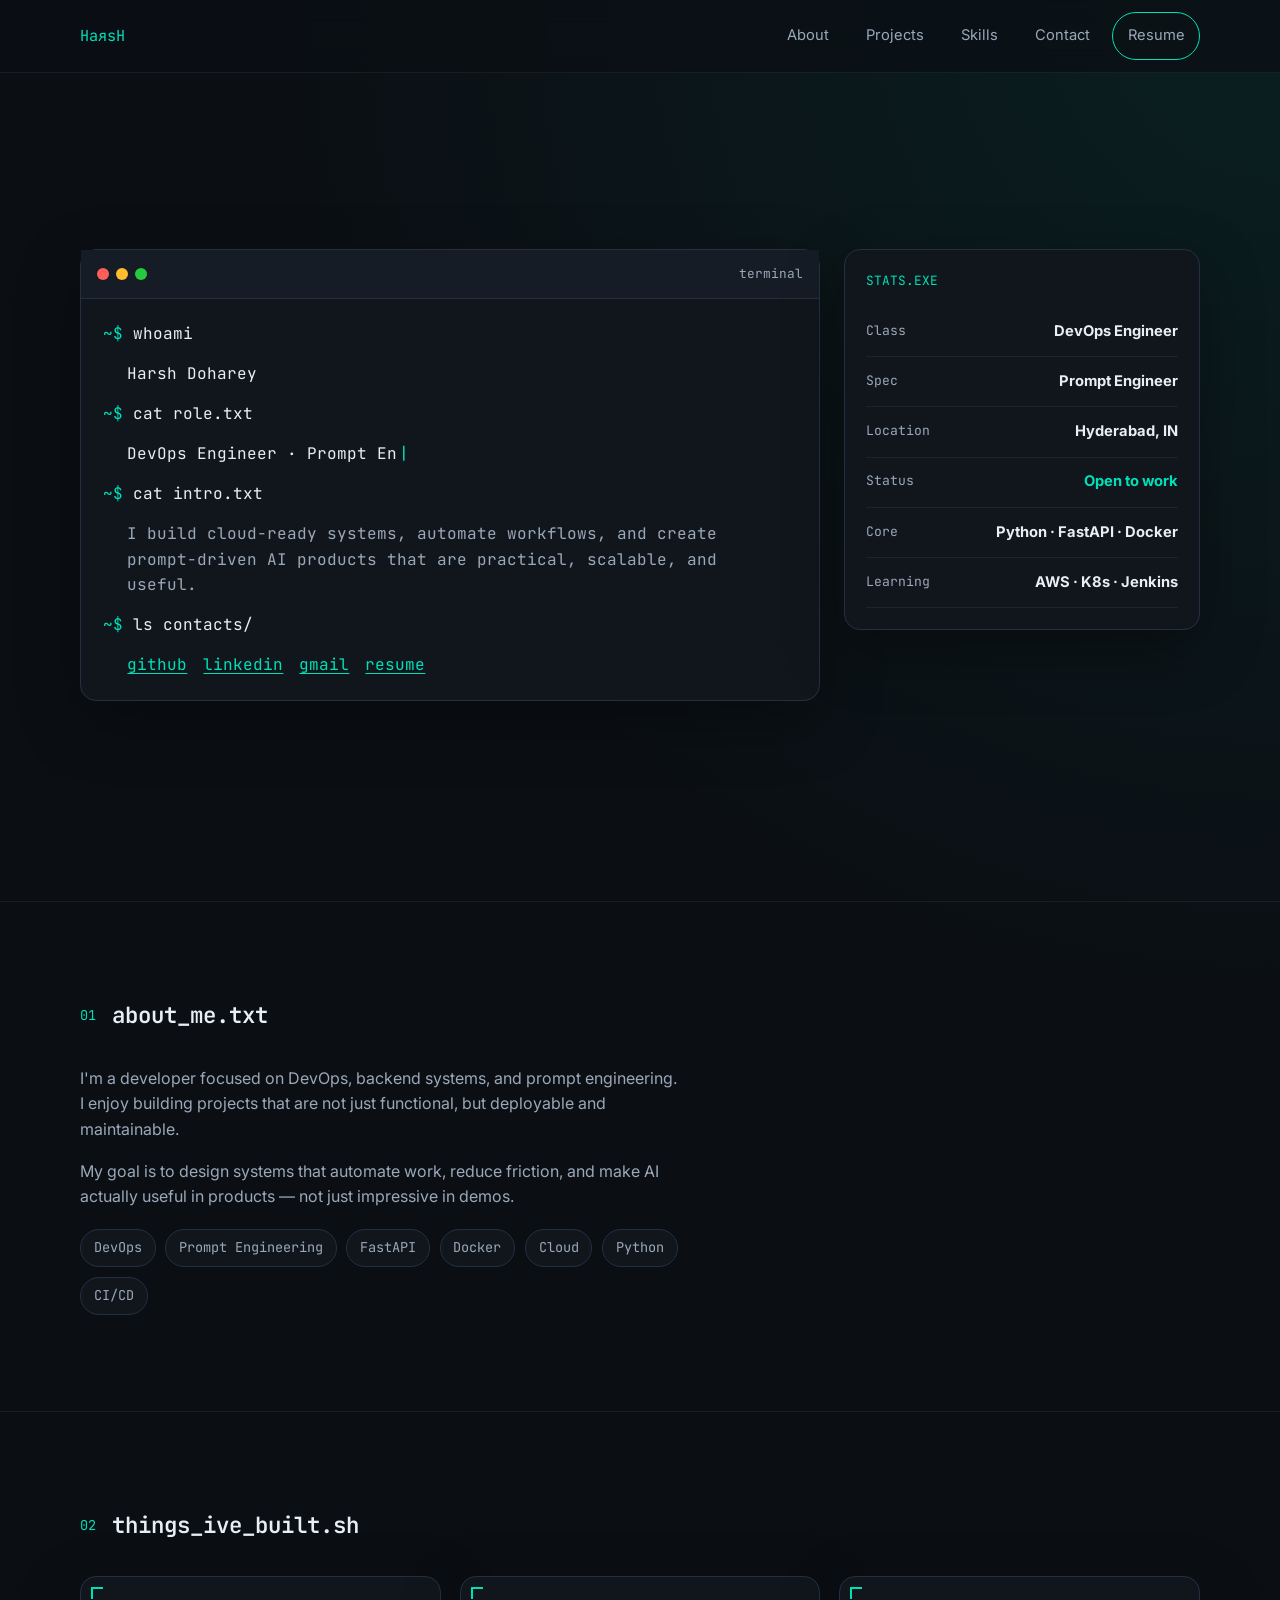
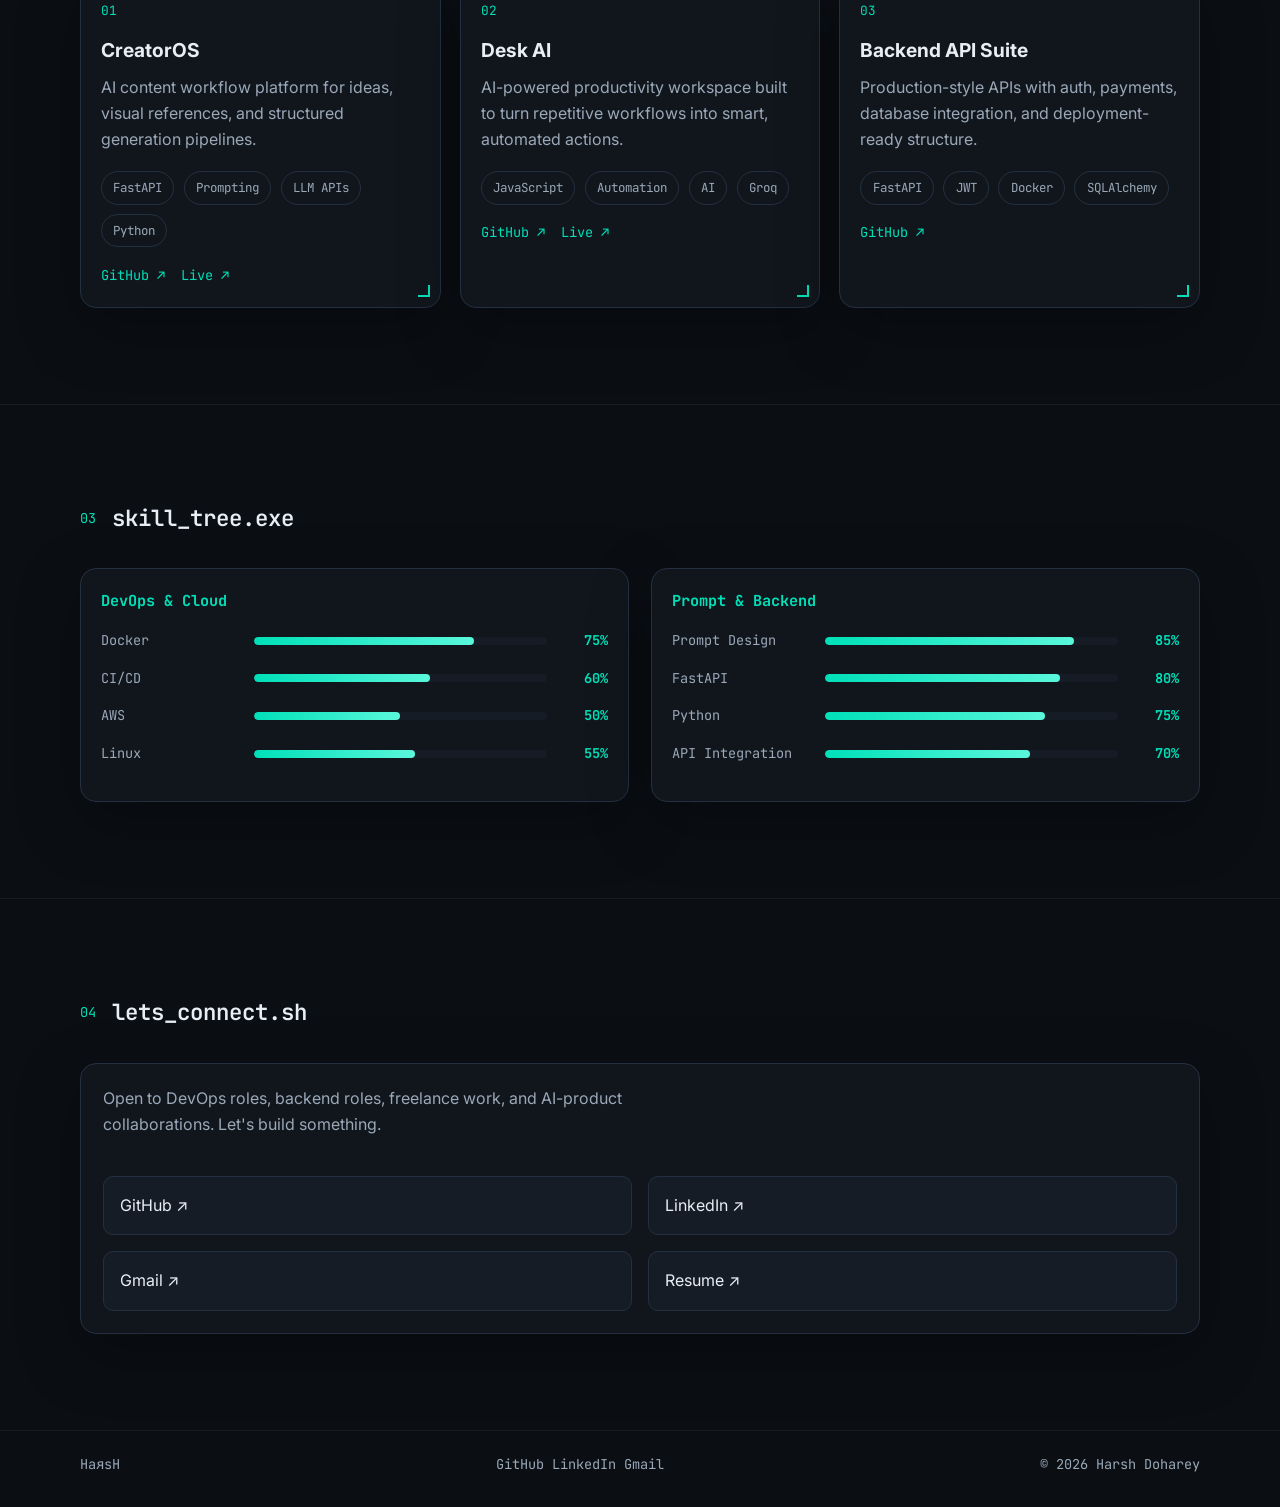
<file: index.html>
<!DOCTYPE html>
<html lang="en">
<head>
  <meta charset="UTF-8" />
  <meta name="viewport" content="width=device-width, initial-scale=1.0" />
  <title>Harsh Doharey | DevOps & Prompt Engineer</title>
  <meta name="description" content="Portfolio of Harsh Doharey — DevOps Engineer and Prompt Engineer." />

  <link rel="preconnect" href="https://fonts.googleapis.com">
  <link rel="preconnect" href="https://fonts.gstatic.com" crossorigin>
  <link href="https://fonts.googleapis.com/css2?family=JetBrains+Mono:wght@400;500;700&family=Inter:wght@400;500;600;700;800&display=swap" rel="stylesheet">

  <link rel="stylesheet" href="./css/style.css" />
  <link rel="stylesheet" href="./css/sections.css" />
  <link rel="stylesheet" href="./css/responsive.css" />
</head>
<body>

  <a class="skip-link" href="#main">Skip to content</a>


  <header class="site-header">
    <div class="container navbar">
      <a href="#hero" class="brand">HaᴙsH</a>
      
      <nav class="nav" id="nav">
        <a href="#about">About</a>
        <a href="#projects">Projects</a>
        <a href="#skills">Skills</a>
        <a href="#contact">Contact</a>
        <a href="./resume.html" class="resume-link">Resume</a>
      </nav>
      <button class="menu-btn" id="menuBtn" aria-label="Toggle menu">&#9776;</button>
    </div>
  </header>

  <main id="main">

    <!-- HERO -->
    <section class="hero" id="hero">
      <div class="container hero-grid">

        <div class="terminal-card">
          <div class="terminal-topbar">
            <span class="dot red"></span>
            <span class="dot yellow"></span>
            <span class="dot green"></span>
            <span class="terminal-title">terminal</span>
          </div>

          <div class="terminal-body">
            <p><span class="prompt">~$</span> <span class="cmd">whoami</span></p>
            <p class="output">Harsh Doharey</p>

            <p><span class="prompt">~$</span> <span class="cmd">cat role.txt</span></p>
            <p class="output" id="typewriter"></p>

            <p><span class="prompt">~$</span> <span class="cmd">cat intro.txt</span></p>
            <p class="output soft">
              I build cloud-ready systems, automate workflows, and create
              prompt-driven AI products that are practical, scalable, and useful.
            </p>

            <p><span class="prompt">~$</span> <span class="cmd">ls contacts/</span></p>
            <div class="terminal-links">
              <a href="https://github.com/Harsh-D11" target="_blank" rel="noopener noreferrer">github</a>
              <a href="https://www.linkedin.com/in/harsh--doharey/" target="_blank" rel="noopener noreferrer">linkedin</a>
              <a href="mailto:bennyharsh@gmail.com">gmail</a>
              <a href="./resume.html">resume</a>
            </div>
          </div>
        </div>

        <aside class="stats-card">
          <p class="card-label">STATS.EXE</p>
          <ul>
            <li><span>Class</span><strong>DevOps Engineer</strong></li>
            <li><span>Spec</span><strong>Prompt Engineer</strong></li>
            <li><span>Location</span><strong>Hyderabad, IN</strong></li>
            <li><span>Status</span><strong class="accent">Open to work</strong></li>
            <li><span>Core</span><strong>Python · FastAPI · Docker</strong></li>
            <li><span>Learning</span><strong>AWS · K8s · Jenkins</strong></li>
          </ul>
        </aside>

      </div>
    </section>

    <!-- ABOUT -->
    <section class="section" id="about">
      <div class="container">
        <div class="section-head">
          <span class="section-no">01</span>
          <h2>about_me.txt</h2>
        </div>
        <div class="about-grid">
          <div>
            <p>
              I'm a developer focused on DevOps, backend systems, and prompt
              engineering. I enjoy building projects that are not just functional,
              but deployable and maintainable.
            </p>
            <p>
              My goal is to design systems that automate work, reduce friction,
              and make AI actually useful in products — not just impressive in demos.
            </p>
            <div class="tags">
              <span>DevOps</span>
              <span>Prompt Engineering</span>
              <span>FastAPI</span>
              <span>Docker</span>
              <span>Cloud</span>
              <span>Python</span>
              <span>CI/CD</span>
            </div>
          </div>
        </div>
      </div>
    </section>

    <!-- PROJECTS -->
    <section class="section" id="projects">
      <div class="container">
        <div class="section-head">
          <span class="section-no">02</span>
          <h2>things_ive_built.sh</h2>
        </div>

        <div class="projects-grid">

          <article class="project-card">
            <div class="card-corner tl"></div>
            <div class="card-corner br"></div>
            <span class="project-index">01</span>
            <h3>CreatorOS</h3>
            <p>AI content workflow platform for ideas, visual references, and structured generation pipelines.</p>
            <div class="tags small">
              <span>FastAPI</span>
              <span>Prompting</span>
              <span>LLM APIs</span>
              <span>Python</span>
            </div>
            <div class="project-links">
              <a href="https://github.com/Harsh-D11" target="_blank" rel="noopener noreferrer">GitHub ↗</a>
              <a href="#">Live ↗</a>
            </div>
          </article>

          <article class="project-card">
            <div class="card-corner tl"></div>
            <div class="card-corner br"></div>
            <span class="project-index">02</span>
            <h3>Desk AI</h3>
            <p>AI-powered productivity workspace built to turn repetitive workflows into smart, automated actions.</p>
            <div class="tags small">
              <span>JavaScript</span>
              <span>Automation</span>
              <span>AI</span>
              <span>Groq</span>
            </div>
            <div class="project-links">
              <a href="https://github.com/Harsh-D11" target="_blank" rel="noopener noreferrer">GitHub ↗</a>
              <a href="#">Live ↗</a>
            </div>
          </article>

          <article class="project-card">
            <div class="card-corner tl"></div>
            <div class="card-corner br"></div>
            <span class="project-index">03</span>
            <h3>Backend API Suite</h3>
            <p>Production-style APIs with auth, payments, database integration, and deployment-ready structure.</p>
            <div class="tags small">
              <span>FastAPI</span>
              <span>JWT</span>
              <span>Docker</span>
              <span>SQLAlchemy</span>
            </div>
            <div class="project-links">
              <a href="https://github.com/Harsh-D11" target="_blank" rel="noopener noreferrer">GitHub ↗</a>
            </div>
          </article>

        </div>
      </div>
    </section>

    <!-- SKILLS -->
    <section class="section" id="skills">
      <div class="container">
        <div class="section-head">
          <span class="section-no">03</span>
          <h2>skill_tree.exe</h2>
        </div>

        <div class="skills-grid">

          <div class="skill-group">
            <h3>DevOps &amp; Cloud</h3>
            <div class="skill-row" data-level="75">
              <span>Docker</span>
              <div class="bar"><div class="fill"></div></div>
              <b>75%</b>
            </div>
            <div class="skill-row" data-level="60">
              <span>CI/CD</span>
              <div class="bar"><div class="fill"></div></div>
              <b>60%</b>
            </div>
            <div class="skill-row" data-level="50">
              <span>AWS</span>
              <div class="bar"><div class="fill"></div></div>
              <b>50%</b>
            </div>
            <div class="skill-row" data-level="55">
              <span>Linux</span>
              <div class="bar"><div class="fill"></div></div>
              <b>55%</b>
            </div>
          </div>

          <div class="skill-group">
            <h3>Prompt &amp; Backend</h3>
            <div class="skill-row" data-level="85">
              <span>Prompt Design</span>
              <div class="bar"><div class="fill"></div></div>
              <b>85%</b>
            </div>
            <div class="skill-row" data-level="80">
              <span>FastAPI</span>
              <div class="bar"><div class="fill"></div></div>
              <b>80%</b>
            </div>
            <div class="skill-row" data-level="75">
              <span>Python</span>
              <div class="bar"><div class="fill"></div></div>
              <b>75%</b>
            </div>
            <div class="skill-row" data-level="70">
              <span>API Integration</span>
              <div class="bar"><div class="fill"></div></div>
              <b>70%</b>
            </div>
          </div>

        </div>
      </div>
    </section>

    <!-- CONTACT -->
    <section class="section" id="contact">
      <div class="container">
        <div class="section-head">
          <span class="section-no">04</span>
          <h2>lets_connect.sh</h2>
        </div>

        <div class="contact-box">
          <p class="contact-text">
            Open to DevOps roles, backend roles, freelance work,
            and AI-product collaborations. Let's build something.
          </p>
          <div class="contact-links-grid">
            <a href="https://github.com/Harsh-D11" target="_blank" rel="noopener noreferrer">
              <span class="link-label">GitHub</span>
              <span class="link-arrow">&#8599;</span>
            </a>
            <a href="https://www.linkedin.com/in/harsh--doharey/" target="_blank" rel="noopener noreferrer">
              <span class="link-label">LinkedIn</span>
              <span class="link-arrow">&#8599;</span>
            </a>
            <a href="mailto:bennyharsh@gmail.com">
              <span class="link-label">Gmail</span>
              <span class="link-arrow">&#8599;</span>
            </a>
            <a href="./resume.html">
              <span class="link-label">Resume</span>
              <span class="link-arrow">&#8599;</span>
            </a>
          </div>
        </div>

      </div>
    </section>

  </main>


  <footer class="site-footer">
    <div class="container footer-inner">
      <span class="footer-brand">HaᴙsH</span>
      <div class="footer-links">
        <a href="https://github.com/Harsh-D11" target="_blank" rel="noopener noreferrer">GitHub</a>
        <a href="https://www.linkedin.com/in/harsh--doharey/" target="_blank" rel="noopener noreferrer">LinkedIn</a>
        <a href="mailto:bennyharsh@gmail.com">Gmail</a>
      </div>
      <span class="footer-copy">&#169; 2026 Harsh Doharey</span>
    </div>
  </footer>

  <script src="./js/main.js"></script>
  <script src="./js/typewriter.js"></script>
  <script src="./js/skillbars.js"></script>

</body>
</html>
</file>
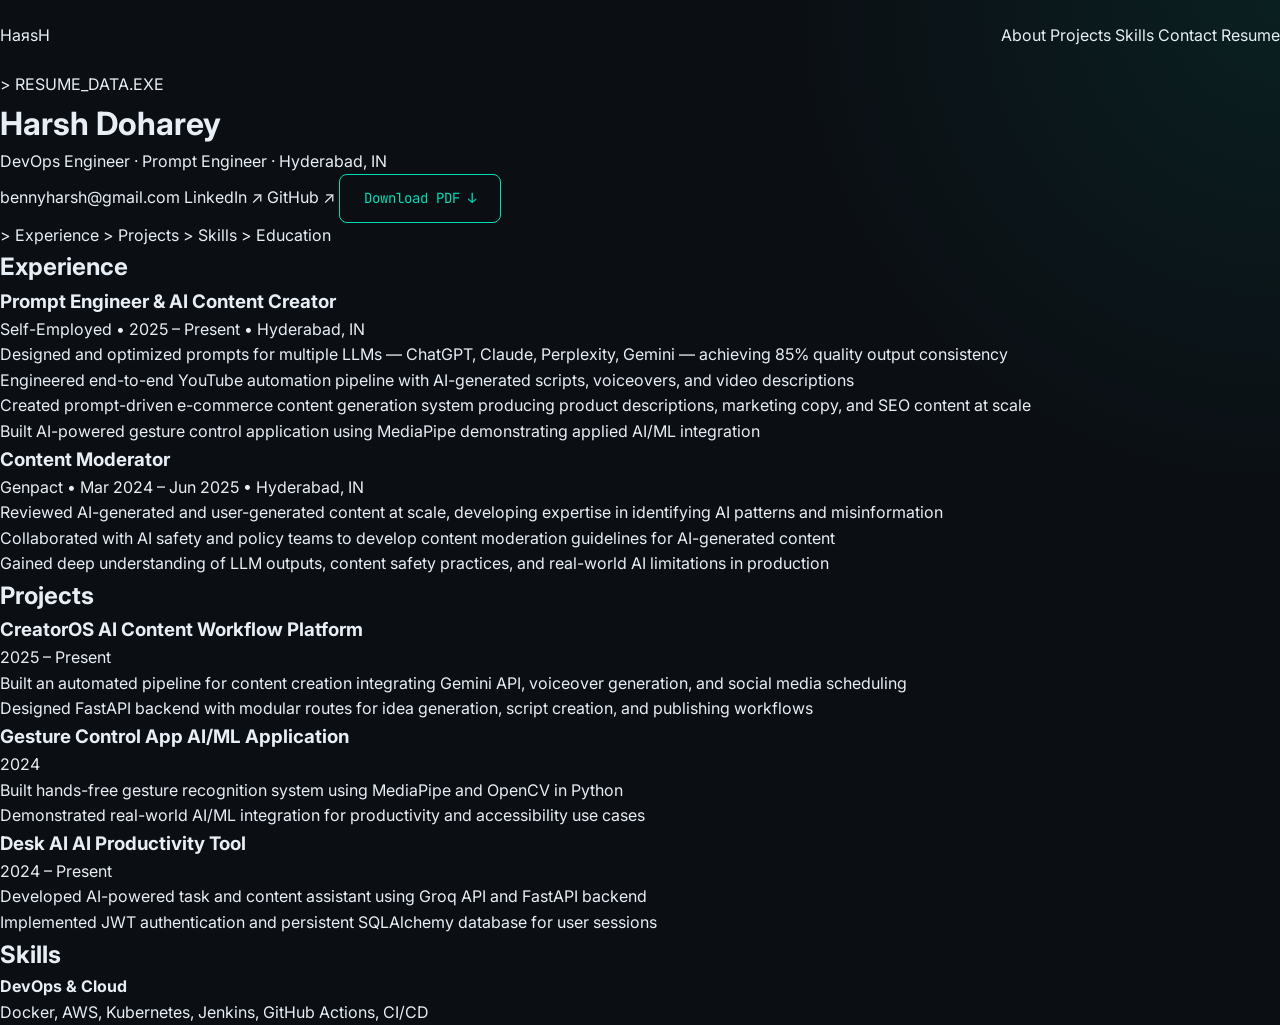
<file: resume.html>
<!DOCTYPE html>
<html lang="en">
<head>
  <meta charset="UTF-8" />
  <meta name="viewport" content="width=device-width, initial-scale=1.0" />
  <title>Resume | Harsh Doharey</title>
  <meta name="description" content="Resume of Harsh Doharey — DevOps Engineer and Prompt Engineer." />

  <link rel="preconnect" href="https://fonts.googleapis.com">
  <link rel="preconnect" href="https://fonts.gstatic.com" crossorigin>
  <link href="https://fonts.googleapis.com/css2?family=JetBrains+Mono:wght@400;500;700&family=Inter:wght@400;500;600;700;800&display=swap" rel="stylesheet">

  <link rel="stylesheet" href="./css/style.css" />
  <link rel="stylesheet" href="./css/resume.css" />
</head>
<body>

   <!-- NAVBAR -->
  <header class="navbar">
    <a href="./index.html" class="logo">HaяsH</a>
    <nav>
      <a href="./index.html#about">About</a>
      <a href="./index.html#projects">Projects</a>
      <a href="./index.html#skills">Skills</a>
      <a href="./index.html#contact">Contact</a>
      <a href="./resume.html" class="btn-resume active">Resume</a>
    </nav>
  </header>

  <!-- RESUME CONTENT -->
  <main class="resume-container">
    <div class="resume-header-block">
      <p class="resume-exe">&gt; RESUME_DATA.EXE</p>
      <h1>Harsh Doharey</h1>
      <p class="resume-meta">DevOps Engineer &middot; Prompt Engineer &middot; Hyderabad, IN</p>
      <div class="resume-links">
        <a href="mailto:bennyharsh@gmail.com">bennyharsh@gmail.com</a>
        <a href="https://linkedin.com/in/your-linkedin" target="_blank">LinkedIn &nearr;</a>
        <a href="https://github.com/your-github" target="_blank">GitHub &nearr;</a>
        <a href="./assets/resume.pdf" download class="download-btn">Download PDF &darr;</a>
      </div>

      <!-- JUMP LINKS -->
      <div class="resume-jumps">
        <a href="#experience">&gt; Experience</a>
        <a href="#projects-r">&gt; Projects</a>
        <a href="#skills-r">&gt; Skills</a>
        <a href="#education">&gt; Education</a>
      </div>
    </div>

    <!-- EXPERIENCE -->
    <section class="resume-section" id="experience">
      <h2>Experience</h2>

      <div class="resume-entry">
        <h3>Prompt Engineer &amp; AI Content Creator</h3>
        <p class="entry-meta">Self-Employed &bull; 2025 &ndash; Present &bull; Hyderabad, IN</p>
        <ul>
          <li>Designed and optimized prompts for multiple LLMs — ChatGPT, Claude, Perplexity, Gemini — achieving 85% quality output consistency</li>
          <li>Engineered end-to-end YouTube automation pipeline with AI-generated scripts, voiceovers, and video descriptions</li>
          <li>Created prompt-driven e-commerce content generation system producing product descriptions, marketing copy, and SEO content at scale</li>
          <li>Built AI-powered gesture control application using MediaPipe demonstrating applied AI/ML integration</li>
        </ul>
      </div>

      <div class="resume-entry">
        <h3>Content Moderator</h3>
        <p class="entry-meta">Genpact &bull; Mar 2024 &ndash; Jun 2025 &bull; Hyderabad, IN</p>
        <ul>
          <li>Reviewed AI-generated and user-generated content at scale, developing expertise in identifying AI patterns and misinformation</li>
          <li>Collaborated with AI safety and policy teams to develop content moderation guidelines for AI-generated content</li>
          <li>Gained deep understanding of LLM outputs, content safety practices, and real-world AI limitations in production</li>
        </ul>
      </div>
    </section>

    <!-- PROJECTS -->
    <section class="resume-section" id="projects-r">
      <h2>Projects</h2>

      <div class="resume-entry">
        <h3>CreatorOS <span class="entry-type">AI Content Workflow Platform</span></h3>
        <p class="entry-meta">2025 &ndash; Present</p>
        <ul>
          <li>Built an automated pipeline for content creation integrating Gemini API, voiceover generation, and social media scheduling</li>
          <li>Designed FastAPI backend with modular routes for idea generation, script creation, and publishing workflows</li>
        </ul>
      </div>

      <div class="resume-entry">
        <h3>Gesture Control App <span class="entry-type">AI/ML Application</span></h3>
        <p class="entry-meta">2024</p>
        <ul>
          <li>Built hands-free gesture recognition system using MediaPipe and OpenCV in Python</li>
          <li>Demonstrated real-world AI/ML integration for productivity and accessibility use cases</li>
        </ul>
      </div>

      <div class="resume-entry">
        <h3>Desk AI <span class="entry-type">AI Productivity Tool</span></h3>
        <p class="entry-meta">2024 &ndash; Present</p>
        <ul>
          <li>Developed AI-powered task and content assistant using Groq API and FastAPI backend</li>
          <li>Implemented JWT authentication and persistent SQLAlchemy database for user sessions</li>
        </ul>
      </div>
    </section>

    <!-- SKILLS -->
    <section class="resume-section" id="skills-r">
      <h2>Skills</h2>

      <div class="skills-list">
        <div>
          <h4>DevOps &amp; Cloud</h4>
          <p>Docker, AWS, Kubernetes, Jenkins, GitHub Actions, CI/CD</p>
        </div>
</file>
<file: css/style.css>
:root {
  --bg: #0b0f14;
  --surface: #11161d;
  --surface-2: #161c25;
  --border: #243041;
  --text: #e8eef5;
  --muted: #9aa8b8;
  --accent: #00e0b8;
  --accent-soft: rgba(0, 224, 184, 0.12);
  --red: #ff5f56;
  --yellow: #ffbd2e;
  --green: #27c93f;
  --mono: "JetBrains Mono", monospace;
  --body: "Inter", sans-serif;
  --max: 1120px;
  --radius: 16px;
  --radius-sm: 10px;
  --shadow: 0 20px 60px rgba(0, 0, 0, 0.35);
}

* { box-sizing: border-box; margin: 0; padding: 0; }
html { scroll-behavior: smooth; }
body {
  background: radial-gradient(circle at top right, rgba(0, 224, 184, 0.08), transparent 30%), var(--bg);
  color: var(--text);
  font-family: var(--body);
  line-height: 1.6;
}

a { color: inherit; text-decoration: none; }
img { max-width: 100%; display: block; }
button { font: inherit; cursor: pointer; }

.container {
  width: min(calc(100% - 2rem), var(--max));
  margin: 0 auto;
}

.skip-link {
  position: absolute;
  left: 1rem;
  top: -3rem;
  background: var(--accent);
  color: #00130f;
  padding: 0.7rem 1rem;
  border-radius: 8px;
  z-index: 999;
}
.skip-link:focus { top: 1rem; }

.site-header {
  position: sticky;
  top: 0;
  z-index: 100;
  background: rgba(11, 15, 20, 0.75);
  backdrop-filter: blur(12px);
  border-bottom: 1px solid rgba(255,255,255,0.06);
}

.navbar {
  min-height: 72px;
  display: flex;
  align-items: center;
  justify-content: space-between;
  gap: 1rem;
}

.brand {
  font-family: var(--mono);
  color: var(--accent);
  font-size: 0.95rem;
}

.nav {
  display: flex;
  align-items: center;
  gap: 0.5rem;
}

.nav a {
  color: var(--muted);
  font-size: 0.92rem;
  padding: 0.7rem 0.9rem;
  border-radius: 999px;
  transition: 0.2s ease;
}

.nav a:hover,
.resume-link {
  color: var(--accent);
}

.resume-link {
  border: 1px solid var(--accent);
}

.menu-btn {
  display: none;
  border: 1px solid var(--border);
  background: var(--surface);
  color: var(--text);
  padding: 0.6rem 0.8rem;
  border-radius: 10px;
}

.section {
  padding: 96px 0;
  border-top: 1px solid rgba(255,255,255,0.06);
}

.section-head {
  display: flex;
  align-items: center;
  gap: 1rem;
  margin-bottom: 2rem;
}

.section-no {
  color: var(--accent);
  font-family: var(--mono);
  font-size: 0.85rem;
}

.section-head h2 {
  font-family: var(--mono);
  font-size: 1.4rem;
  font-weight: 600;
}

.tags {
  display: flex;
  flex-wrap: wrap;
  gap: 0.6rem;
  margin-top: 1.2rem;
}

.tags span {
  padding: 0.45rem 0.8rem;
  border-radius: 999px;
  border: 1px solid var(--border);
  background: var(--surface);
  color: var(--muted);
  font-size: 0.85rem;
  font-family: var(--mono);
}

.tags.small span {
  font-size: 0.78rem;
  padding: 0.35rem 0.7rem;
}

.site-footer {
  border-top: 1px solid rgba(255,255,255,0.06);
  padding: 1.4rem 0 2rem;
}

.footer-inner {
  display: flex;
  justify-content: space-between;
  color: var(--muted);
  font-family: var(--mono);
  font-size: 0.85rem;
}
</file>
<file: css/sections.css>
.hero {
  padding: 72px 0 96px;
  min-height: calc(100vh - 72px);
  display: grid;
  align-items: center;
}

.hero-grid {
  display: grid;
  grid-template-columns: 1.35fr 0.65fr;
  gap: 1.5rem;
  align-items: start;
}

.terminal-card,
.stats-card,
.project-card,
.skill-group,
.contact-box,
.about-box {
  background: var(--surface);
  border: 1px solid var(--border);
  border-radius: var(--radius);
  box-shadow: var(--shadow);
}

.terminal-topbar {
  display: flex;
  align-items: center;
  gap: 0.45rem;
  padding: 0.85rem 1rem;
  background: var(--surface-2);
  border-bottom: 1px solid var(--border);
}

.dot {
  width: 12px;
  height: 12px;
  border-radius: 50%;
}
.red { background: var(--red); }
.yellow { background: var(--yellow); }
.green { background: var(--green); }
.terminal-title {
  margin-left: auto;
  font-family: var(--mono);
  color: var(--muted);
  font-size: 0.8rem;
}

.terminal-body {
  padding: 1.4rem;
  font-family: var(--mono);
}

.terminal-body p {
  margin-bottom: 0.9rem;
}

.prompt { color: var(--accent); }
.output {
  color: var(--text);
  margin-left: 1.5rem;
}
.output.soft {
  color: var(--muted);
}

.terminal-links {
  margin-left: 1.5rem;
  display: flex;
  gap: 1rem;
  flex-wrap: wrap;
}

.terminal-links a {
  color: var(--accent);
  text-decoration: underline;
  text-underline-offset: 3px;
}

.stats-card {
  padding: 1.3rem;
}

.card-label {
  color: var(--accent);
  font-family: var(--mono);
  font-size: 0.8rem;
  margin-bottom: 1rem;
}

.stats-card ul {
  list-style: none;
}

.stats-card li {
  display: flex;
  justify-content: space-between;
  gap: 1rem;
  padding: 0.8rem 0;
  border-bottom: 1px solid rgba(255,255,255,0.06);
}

.stats-card li span {
  color: var(--muted);
  font-family: var(--mono);
  font-size: 0.82rem;
}

.stats-card li strong {
  text-align: right;
  font-size: 0.92rem;
}

.accent { color: var(--accent); }

.about-grid,
.skills-grid,
.contact-box {
  display: grid;
  gap: 1.4rem;
}

.about-grid {
  grid-template-columns: 1.2fr 0.8fr;
}

.about-grid p {
  color: var(--muted);
  margin-bottom: 1rem;
  max-width: 60ch;
}

.about-box {
  display: grid;
  place-items: center;
  min-height: 260px;
  text-align: center;
  color: var(--muted);
  padding: 1rem;
}

.about-box code {
  color: var(--accent);
  font-family: var(--mono);
  margin: 0.5rem 0;
}

.projects-grid {
  display: grid;
  grid-template-columns: repeat(3, 1fr);
  gap: 1.2rem;
}

.project-card {
  padding: 1.25rem;
}

.project-index {
  color: var(--accent);
  font-family: var(--mono);
  font-size: 0.8rem;
}

.project-card h3 {
  margin: 0.8rem 0 0.6rem;
  font-size: 1.2rem;
}

.project-card p {
  color: var(--muted);
}

.project-links {
  display: flex;
  gap: 1rem;
  margin-top: 1.1rem;
}

.project-links a {
  color: var(--accent);
  font-family: var(--mono);
  font-size: 0.85rem;
}

.skills-grid {
  grid-template-columns: repeat(2, 1fr);
}

.skill-group {
  padding: 1.25rem;
}

.skill-group h3 {
  margin-bottom: 1rem;
  font-family: var(--mono);
  color: var(--accent);
  font-size: 0.95rem;
}

.skill-row {
  display: grid;
  grid-template-columns: 140px 1fr 48px;
  align-items: center;
  gap: 0.8rem;
  margin-bottom: 1rem;
}

.skill-row span,
.skill-row b {
  font-family: var(--mono);
  font-size: 0.85rem;
}

.skill-row span { color: var(--muted); }
.skill-row b { color: var(--accent); text-align: right; }

.bar {
  height: 8px;
  background: var(--surface-2);
  border-radius: 999px;
  overflow: hidden;
}

.fill {
  height: 100%;
  width: 0;
  background: linear-gradient(90deg, var(--accent), #5af7db);
  border-radius: 999px;
  transition: width 1s ease;
}

.contact-box {
  background: var(--surface);
  border: 1px solid var(--border);
  border-radius: var(--radius);
  padding: 1.4rem;
}

.contact-text {
  color: var(--muted);
  margin-bottom: 1rem;
  max-width: 60ch;
}

.contact-links-grid {
  display: grid;
  grid-template-columns: repeat(2, 1fr);
  gap: 1rem;
}

.contact-links-grid a {
  border: 1px solid var(--border);
  background: var(--surface-2);
  padding: 1rem;
  border-radius: var(--radius-sm);
  color: var(--text);
  transition: 0.2s ease;
}

.contact-links-grid a:hover {
  border-color: var(--accent);
  color: var(--accent);
}

.about-photo {
  display: flex;
  justify-content: center;
  align-items: flex-start;
}

.about-photo img {
  width: 100%;
  max-width: 300px;
  border-radius: var(--radius);
  border: 1px solid var(--border);
  object-fit: cover;
  aspect-ratio: 1 / 1;
}

/* TYPEWRITER FIX */
#typewriter {
  display: inline-block;
  min-width: 280px;    /* wider than your longest string */
  min-height: 1.4em;
}

#typewriter::after {
  content: '|';
  color: var(--accent);
  animation: blink 0.75s step-end infinite;
  margin-left: 2px;
}

@keyframes blink {
  0%, 100% { opacity: 1; }
  50%       { opacity: 0; }
}
/* corner bracket cards */
.project-card {
  position: relative;
}

.card-corner {
  position: absolute;
  width: 12px;
  height: 12px;
  border-color: var(--accent);
  border-style: solid;
}

.card-corner.tl {
  top: 10px;
  left: 10px;
  border-width: 2px 0 0 2px;
}

.card-corner.br {
  bottom: 10px;
  right: 10px;
  border-width: 0 2px 2px 0;
}
</file>
<file: css/responsive.css>
@media (max-width: 980px) {
  .hero-grid,
  .about-grid,
  .skills-grid {
    grid-template-columns: 1fr;
  }

  .projects-grid {
    grid-template-columns: 1fr 1fr;
  }
}

@media (max-width: 720px) {
  .menu-btn {
    display: inline-block;
  }

  .nav {
    display: none;
    position: absolute;
    top: 72px;
    left: 0;
    right: 0;
    background: var(--surface);
    border-bottom: 1px solid var(--border);
    padding: 1rem;
    flex-direction: column;
    align-items: flex-start;
  }

  .nav.open {
    display: flex;
  }

  .projects-grid,
  .contact-links-grid {
    grid-template-columns: 1fr;
  }

  .skill-row {
    grid-template-columns: 1fr;
  }

  .skill-row b {
    text-align: left;
  }

  .footer-inner {
    flex-direction: column;
    gap: 0.5rem;
    align-items: flex-start;
  }
}
</file>
<file: css/resume.css>
/* ── RESUME PAGE ── */

.resume-main {
  padding: 60px 0 100px;
  min-height: 100vh;
}

/* Header */
.resume-header {
  display: flex;
  justify-content: space-between;
  align-items: flex-start;
  gap: 2rem;
  margin-bottom: 3rem;
  flex-wrap: wrap;
}

.resume-eyebrow {
  font-family: var(--mono);
  font-size: 0.8rem;
  color: var(--accent);
  letter-spacing: 0.1em;
  margin-bottom: 0.75rem;
}

.resume-header h1 {
  font-size: clamp(2rem, 5vw, 3.5rem);
  font-weight: 800;
  letter-spacing: -0.03em;
  line-height: 1;
  margin-bottom: 0.5rem;
}

.resume-tagline {
  color: var(--muted);
  font-size: 1rem;
  margin-bottom: 1rem;
}

.resume-contacts {
  display: flex;
  flex-wrap: wrap;
  gap: 1rem;
}

.resume-contacts a {
  color: var(--muted);
  font-size: 0.875rem;
  font-family: var(--mono);
  transition: color 0.2s;
}

.resume-contacts a:hover {
  color: var(--accent);
}

.download-btn {
  display: inline-flex;
  align-items: center;
  gap: 0.5rem;
  padding: 0.75rem 1.5rem;
  background: transparent;
  border: 1px solid var(--accent);
  color: var(--accent);
  border-radius: 8px;
  font-family: var(--mono);
  font-size: 0.875rem;
  cursor: pointer;
  white-space: nowrap;
  transition: background 0.2s, color 0.2s;
}

.download-btn:hover {
  background: var(--accent);
  color: #0b0f14;
}

/* Tabs */
.resume-tabs {
  display: flex;
  gap: 0.5rem;
  flex-wrap: wrap;
  margin-bottom: 2rem;
  border-bottom: 1px solid var(--border);
  padding-bottom: 1rem;
}

.tab-btn {
  font-family: var(--mono);
  font-size: 0.85rem;
  padding: 0.5rem 1rem;
  border: 1px solid var(--border);
  border-radius: 6px;
  color: var(--muted);
  background: transparent;
  cursor: pointer;
  transition: all 0.2s;
}

.tab-btn:hover {
  border-color: var(--accent);
  color: var(--accent);
}

.tab-btn.active {
  background: var(--accent);
  color: #0b0f14;
  border-color: var(--accent);
  font-weight: 700;
}

/* Tab content */
.tab-content {
  display: none;
}

.tab-content.active {
  display: block;
}

/* Resume cards */
.resume-card {
  position: relative;
  background: var(--surface);
  border: 1px solid var(--border);
  border-radius: var(--radius);
  padding: 1.75rem;
  margin-bottom: 1.25rem;
  box-shadow: 0 4px 24px rgba(0,0,0,0.2);
  transition: border-color 0.2s, box-shadow 0.2s;
}

.resume-card:hover {
  border-color: var(--accent);
  box-shadow: 0 4px 32px rgba(0, 224, 184, 0.1);
}

/* Corner brackets */
.card-corner {
  position: absolute;
  width: 14px;
  height: 14px;
  border-color: var(--accent);
  border-style: solid;
  opacity: 0.6;
}

.card-corner.tl {
  top: 10px;
  left: 10px;
  border-width: 2px 0 0 2px;
}

.card-corner.br {
  bottom: 10px;
  right: 10px;
  border-width: 0 2px 2px 0;
}

/* Card head */
.resume-card-head {
  display: flex;
  justify-content: space-between;
  align-items: flex-start;
  gap: 1rem;
  margin-bottom: 1rem;
  flex-wrap: wrap;
}

.resume-card-head h3 {
  font-size: 1.1rem;
  font-weight: 700;
  margin-bottom: 0.25rem;
}

.resume-card-head .company {
  color: var(--accent);
  font-family: var(--mono);
  font-size: 0.85rem;
}

.resume-card-meta {
  text-align: right;
  flex-shrink: 0;
}

.resume-card-meta .date {
  display: block;
  font-family: var(--mono);
  font-size: 0.8rem;
  color: var(--muted);
}

.resume-card-meta .location {
  display: block;
  font-size: 0.8rem;
  color: var(--muted);
  margin-top: 0.2rem;
}

/* List items */
.resume-card ul {
  list-style: none;
  padding: 0;
  margin: 0;
  display: grid;
  gap: 0.5rem;
}

.resume-card ul li {
  font-size: 0.9rem;
  color: var(--muted);
  padding-left: 1.2rem;
  position: relative;
  line-height: 1.6;
}

.resume-card ul li::before {
  content: "▸";
  position: absolute;
  left: 0;
  color: var(--accent);
  font-size: 0.7rem;
  top: 0.15rem;
}

/* Card tags */
.resume-card-tags {
  display: flex;
  flex-wrap: wrap;
  gap: 0.4rem;
  margin-top: 1rem;
}

.resume-card-tags span {
  font-family: var(--mono);
  font-size: 0.75rem;
  padding: 0.3rem 0.65rem;
  background: rgba(0, 224, 184, 0.08);
  color: var(--accent);
  border: 1px solid rgba(0, 224, 184, 0.2);
  border-radius: 4px;
}

/* Skills blocks */
.skills-blocks {
  display: grid;
  grid-template-columns: repeat(auto-fit, minmax(280px, 1fr));
  gap: 1.25rem;
}

.skill-tags {
  display: flex;
  flex-wrap: wrap;
  gap: 0.5rem;
  margin-top: 1rem;
}

.skill-tags span {
  font-family: var(--mono);
  font-size: 0.8rem;
  padding: 0.35rem 0.75rem;
  background: rgba(0, 224, 184, 0.08);
  color: var(--accent);
  border: 1px solid rgba(0, 224, 184, 0.2);
  border-radius: 4px;
}

.resume-card h3 {
  font-size: 1rem;
  font-weight: 700;
  margin-bottom: 0;
}

/* Mobile */
@media (max-width: 640px) {
  .resume-header {
    flex-direction: column;
  }

  .resume-card-head {
    flex-direction: column;
  }

  .resume-card-meta {
    text-align: left;
  }

  .resume-tabs {
    gap: 0.4rem;
  }

  .tab-btn {
    font-size: 0.75rem;
    padding: 0.4rem 0.75rem;
  }
}
.resume-contact-row {
  display: flex;
  flex-wrap: wrap;
  gap: 0.85rem 1.2rem;
  align-items: center;
  margin: 1rem 0 1.5rem;
}

.resume-contact-row a {
  color: var(--accent, #00e0b8);
  text-decoration: none;
  border-bottom: 1px solid transparent;
  transition: 0.2s ease;
}

.resume-contact-row a:hover {
  border-color: currentColor;
}
</file>
